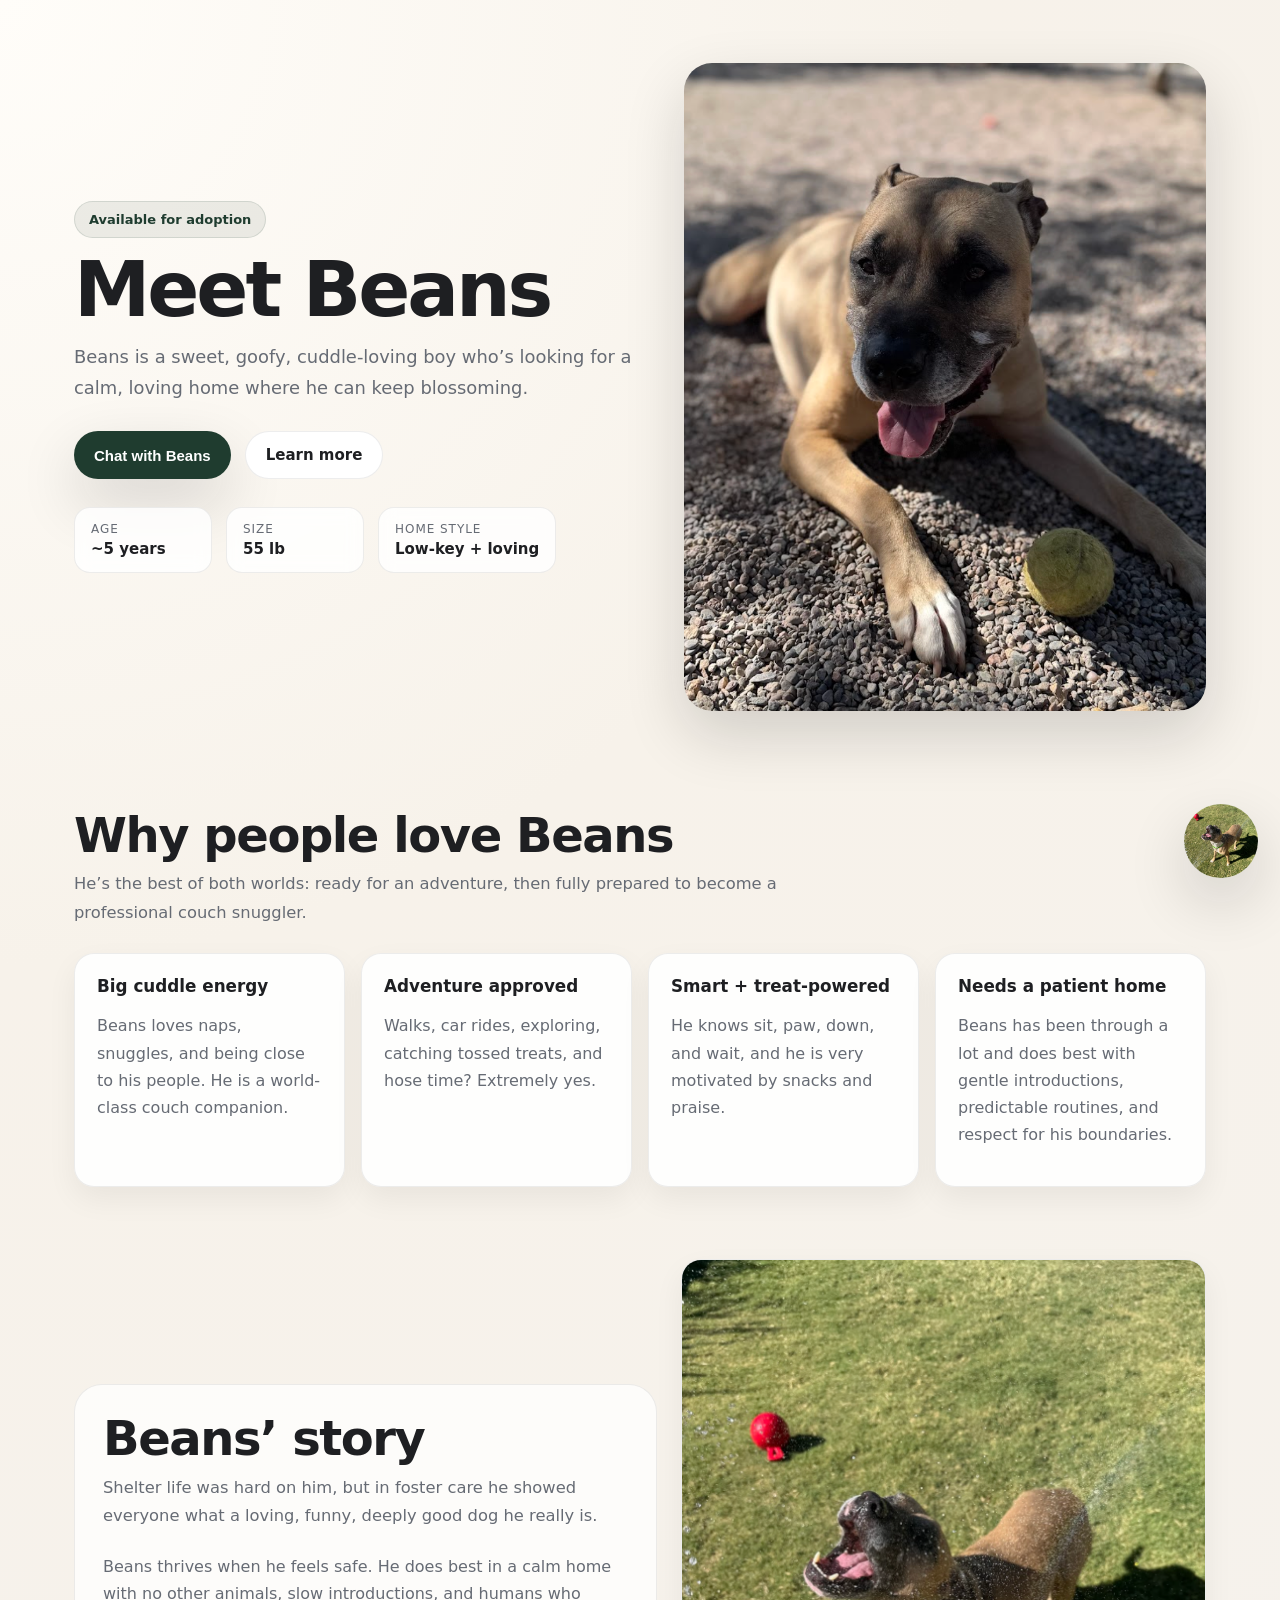
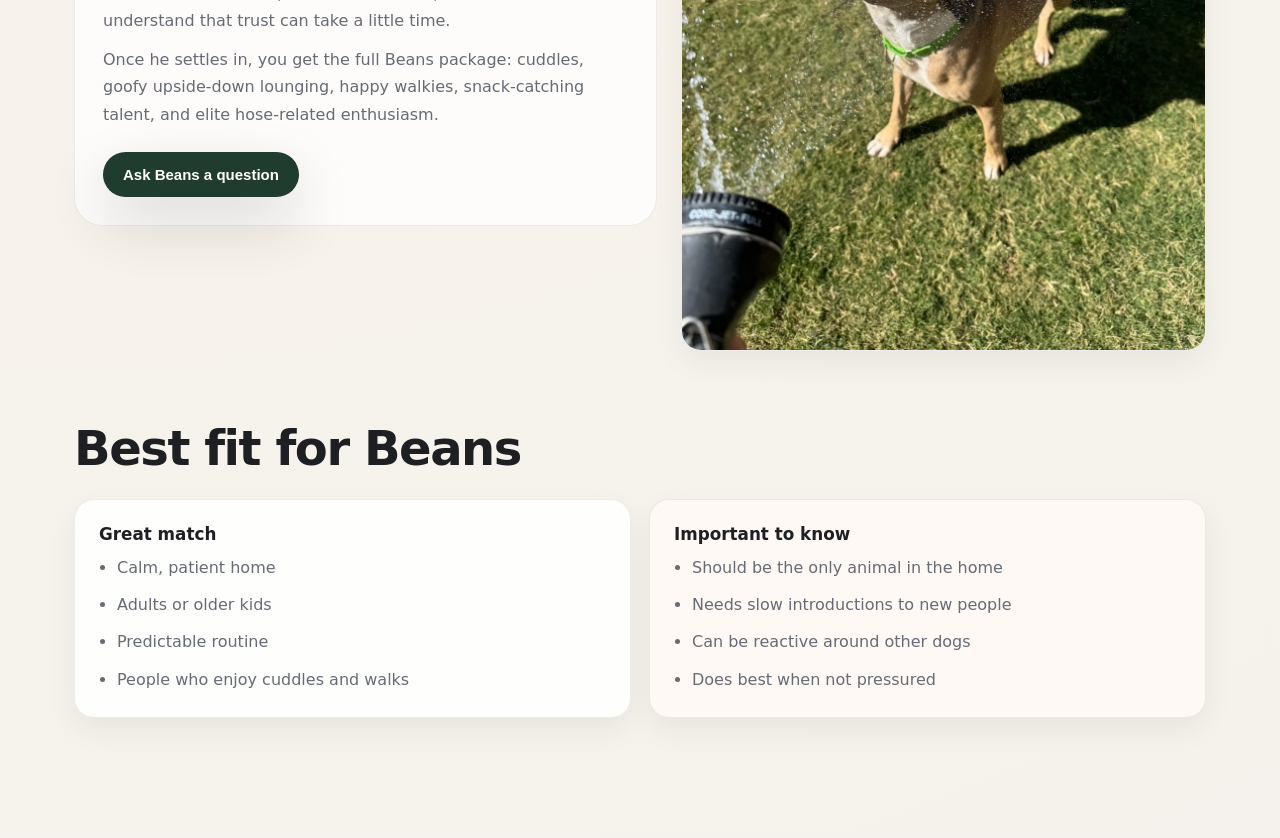
<file: test_embed.html>
<!DOCTYPE html>
<html lang="en">
<head>
  <meta charset="UTF-8" />
  <meta name="viewport" content="width=device-width, initial-scale=1.0" />
  <title>Adopt Beans</title>
  <link rel="stylesheet" href="styles.css" />
</head>
<body>
  <main class="page">
    <section class="hero">
      <div class="hero-copy">
        <div class="pill">Available for adoption</div>
        <h1>Meet Beans</h1>
        <p class="hero-text">
          Beans is a sweet, goofy, cuddle-loving boy who’s looking for a calm,
          loving home where he can keep blossoming.
        </p>

        <div class="hero-actions">
          <button class="primary-btn" id="openChatButton">Chat with Beans</button>
          <a class="secondary-btn" href="#about">Learn more</a>
        </div>

        <div class="quick-facts">
          <div class="fact-card">
            <div class="fact-label">Age</div>
            <div class="fact-value">~5 years</div>
          </div>
          <div class="fact-card">
            <div class="fact-label">Size</div>
            <div class="fact-value">55 lb</div>
          </div>
          <div class="fact-card">
            <div class="fact-label">Home style</div>
            <div class="fact-value">Low-key + loving</div>
          </div>
        </div>
      </div>

      <div class="hero-media">
        <img src="beansball.png" alt="Beans lying down with a tennis ball" class="hero-image" />
      </div>
    </section>

    <section class="section" id="about">
      <div class="section-header">
        <h2>Why people love Beans</h2>
        <p>
          He’s the best of both worlds: ready for an adventure, then fully prepared
          to become a professional couch snuggler.
        </p>
      </div>

      <div class="feature-grid">
        <article class="feature-card">
          <h3>Big cuddle energy</h3>
          <p>
            Beans loves naps, snuggles, and being close to his people. He is a
            world-class couch companion.
          </p>
        </article>

        <article class="feature-card">
          <h3>Adventure approved</h3>
          <p>
            Walks, car rides, exploring, catching tossed treats, and hose time?
            Extremely yes.
          </p>
        </article>

        <article class="feature-card">
          <h3>Smart + treat-powered</h3>
          <p>
            He knows sit, paw, down, and wait, and he is very motivated by snacks
            and praise.
          </p>
        </article>

        <article class="feature-card">
          <h3>Needs a patient home</h3>
          <p>
            Beans has been through a lot and does best with gentle introductions,
            predictable routines, and respect for his boundaries.
          </p>
        </article>
      </div>
    </section>

    <section class="section story-section">
      <div class="story-copy">
        <div class="section-header left">
          <h2>Beans’ story</h2>
          <p>
            Shelter life was hard on him, but in foster care he showed everyone
            what a loving, funny, deeply good dog he really is.
          </p>
        </div>

        <div class="story-body">
          <p>
            Beans thrives when he feels safe. He does best in a calm home with no
            other animals, slow introductions, and humans who understand that
            trust can take a little time.
          </p>
          <p>
            Once he settles in, you get the full Beans package: cuddles, goofy
            upside-down lounging, happy walkies, snack-catching talent, and elite
            hose-related enthusiasm.
          </p>
        </div>

        <button class="primary-btn" id="openChatButton2">Ask Beans a question</button>
      </div>

      <div class="story-media-card">
        <img src="beanswater.png" alt="Beans playing in water" class="story-image" />
      </div>
    </section>

    <section class="section fit-section">
      <div class="section-header">
        <h2>Best fit for Beans</h2>
      </div>

      <div class="fit-grid">
        <div class="fit-box">
          <h3>Great match</h3>
          <ul>
            <li>Calm, patient home</li>
            <li>Adults or older kids</li>
            <li>Predictable routine</li>
            <li>People who enjoy cuddles and walks</li>
          </ul>
        </div>

        <div class="fit-box caution">
          <h3>Important to know</h3>
          <ul>
            <li>Should be the only animal in the home</li>
            <li>Needs slow introductions to new people</li>
            <li>Can be reactive around other dogs</li>
            <li>Does best when not pressured</li>
          </ul>
        </div>
      </div>
    </section>
  </main>

  <div class="chat-panel" id="chatPanel" aria-hidden="true">
    <div class="chat-header">
      <div class="chat-header-left">
        <img src="beanswater.png" alt="Beans avatar" class="avatar" />
        <div>
          <div class="title">Chat with Beans</div>
          <div class="subtitle">Ask about his routine, likes, and ideal home</div>
        </div>
      </div>
      <button class="close-btn" id="closeChatButton" aria-label="Close chat">×</button>
    </div>

    <div class="chat-frame-wrap">
      <iframe
        class="chat-frame"
        src="http://127.0.0.1:7860"
        title="Beans chat"
      ></iframe>
    </div>
  </div>

  <button class="chat-launcher" id="launcher" aria-label="Open chat">
    <img src="beanswater.png" alt="" class="launcher-avatar" />
  </button>

  <script src="app.js"></script>
</body>
</html>
</file>
<file: styles.css>
:root {
  --bg: #f6f3ee;
  --bg-soft: #fbfaf7;
  --card: #ffffff;
  --text: #1e1f22;
  --muted: #666b74;
  --line: rgba(30, 31, 34, 0.08);
  --accent: #1f3c2f;
  --accent-2: #d98f5f;
  --shadow: 0 24px 60px rgba(20, 20, 20, 0.16);
  --radius-xl: 28px;
  --radius-lg: 20px;
  --radius-md: 16px;
}

* {
  box-sizing: border-box;
}

html {
  scroll-behavior: smooth;
}

body {
  margin: 0;
  font-family: Inter, ui-sans-serif, system-ui, -apple-system, BlinkMacSystemFont, "Segoe UI", sans-serif;
  background:
    radial-gradient(circle at top left, #fffdf9 0%, #f7f2ea 35%, #f5f2ed 100%);
  color: var(--text);
}

img {
  max-width: 100%;
  display: block;
}

.page {
  max-width: 1180px;
  margin: 0 auto;
  padding: 36px 24px 120px;
}

.hero {
  display: grid;
  grid-template-columns: 1.05fr 0.95fr;
  gap: 32px;
  align-items: center;
  min-height: 78vh;
}

.pill {
  display: inline-flex;
  align-items: center;
  gap: 8px;
  background: rgba(31, 60, 47, 0.08);
  color: var(--accent);
  border: 1px solid rgba(31, 60, 47, 0.12);
  border-radius: 999px;
  padding: 10px 14px;
  font-size: 13px;
  font-weight: 700;
  margin-bottom: 16px;
}

h1 {
  margin: 0 0 14px;
  font-size: clamp(3rem, 6vw, 5.5rem);
  line-height: 0.95;
  letter-spacing: -0.04em;
}

.hero-text {
  margin: 0;
  max-width: 580px;
  font-size: 1.12rem;
  line-height: 1.75;
  color: var(--muted);
}

.hero-actions {
  display: flex;
  gap: 14px;
  margin-top: 28px;
  flex-wrap: wrap;
}

.primary-btn,
.secondary-btn {
  appearance: none;
  border: none;
  border-radius: 999px;
  padding: 14px 20px;
  font-size: 15px;
  font-weight: 700;
  cursor: pointer;
  text-decoration: none;
  transition: transform 0.14s ease, opacity 0.14s ease;
}

.primary-btn {
  background: var(--accent);
  color: white;
  box-shadow: var(--shadow);
}

.secondary-btn {
  background: white;
  color: var(--text);
  border: 1px solid var(--line);
}

.primary-btn:hover,
.secondary-btn:hover,
.chat-launcher:hover,
.close-btn:hover {
  transform: translateY(-1px);
}

.quick-facts {
  display: flex;
  gap: 14px;
  flex-wrap: wrap;
  margin-top: 28px;
}

.fact-card {
  background: rgba(255,255,255,0.82);
  backdrop-filter: blur(8px);
  border: 1px solid var(--line);
  border-radius: var(--radius-md);
  padding: 14px 16px;
  min-width: 138px;
}

.fact-label {
  font-size: 12px;
  color: var(--muted);
  margin-bottom: 4px;
  text-transform: uppercase;
  letter-spacing: 0.08em;
}

.fact-value {
  font-size: 15px;
  font-weight: 700;
}

.hero-media {
  position: relative;
}

.hero-image {
  width: 100%;
  height: min(72vh, 720px);
  object-fit: cover;
  border-radius: var(--radius-xl);
  box-shadow: var(--shadow);
}

.section {
  margin-top: 72px;
}

.section-header {
  max-width: 720px;
  margin-bottom: 26px;
}

.section-header.left {
  margin-bottom: 22px;
}

.section-header h2 {
  margin: 0 0 10px;
  font-size: clamp(2rem, 4vw, 3rem);
  line-height: 1.05;
  letter-spacing: -0.03em;
}

.section-header p {
  margin: 0;
  color: var(--muted);
  line-height: 1.75;
  font-size: 1.02rem;
}

.feature-grid {
  display: grid;
  grid-template-columns: repeat(4, 1fr);
  gap: 16px;
}

.feature-card,
.fit-box,
.story-media-card {
  background: rgba(255,255,255,0.88);
  border: 1px solid var(--line);
  border-radius: var(--radius-lg);
  box-shadow: 0 12px 30px rgba(20,20,20,0.06);
}

.feature-card {
  padding: 22px;
}

.feature-card h3,
.fit-box h3 {
  margin: 0 0 10px;
  font-size: 1.05rem;
}

.feature-card p,
.fit-box li,
.story-body p {
  color: var(--muted);
  line-height: 1.7;
}

.story-section {
  display: grid;
  grid-template-columns: 1fr 0.9fr;
  gap: 24px;
  align-items: center;
}

.story-copy {
  background: rgba(255,255,255,0.72);
  border: 1px solid var(--line);
  border-radius: var(--radius-xl);
  padding: 28px;
}

.story-body {
  display: grid;
  gap: 12px;
  margin-bottom: 24px;
}

.story-body p {
  margin: 0;
}

.story-media-card {
  overflow: hidden;
}

.story-image {
  width: 100%;
  height: 100%;
  min-height: 420px;
  object-fit: cover;
}

.fit-grid {
  display: grid;
  grid-template-columns: 1fr 1fr;
  gap: 18px;
}

.fit-box {
  padding: 24px;
}

.fit-box ul {
  margin: 0;
  padding-left: 18px;
}

.fit-box li + li {
  margin-top: 10px;
}

.fit-box.caution {
  background: #fff9f5;
}

.chat-launcher {
  position: fixed;
  right: 22px;
  bottom: 22px;
  width: 74px;
  height: 74px;
  border: none;
  border-radius: 50%;
  padding: 0;
  overflow: hidden;
  background: white;
  box-shadow: var(--shadow);
  cursor: pointer;
  z-index: 1001;
}

.launcher-avatar {
  width: 100%;
  height: 100%;
  object-fit: cover;
}

.chat-panel {
  position: fixed;
  right: 22px;
  bottom: 110px;
  width: min(430px, calc(100vw - 24px));
  height: min(760px, calc(100vh - 140px));
  background: var(--card);
  border-radius: 24px;
  box-shadow: var(--shadow);
  overflow: hidden;
  display: none;
  flex-direction: column;
  z-index: 1000;
  border: 1px solid var(--line);
}

.chat-panel.open {
  display: flex;
}

.chat-header {
  display: flex;
  align-items: center;
  justify-content: space-between;
  gap: 12px;
  padding: 14px 16px;
  border-bottom: 1px solid var(--line);
  background: rgba(255,255,255,0.92);
  backdrop-filter: blur(8px);
}

.chat-header-left {
  display: flex;
  align-items: center;
  gap: 12px;
  min-width: 0;
}

.avatar {
  width: 44px;
  height: 44px;
  border-radius: 50%;
  object-fit: cover;
  flex-shrink: 0;
}

.title {
  font-size: 15px;
  font-weight: 700;
}

.subtitle {
  font-size: 13px;
  color: var(--muted);
  margin-top: 2px;
}

.close-btn {
  border: none;
  background: transparent;
  color: var(--muted);
  font-size: 24px;
  line-height: 1;
  cursor: pointer;
}

.chat-frame-wrap {
  flex: 1;
  background: white;
}

.chat-frame {
  width: 100%;
  height: 100%;
  border: 0;
  display: block;
}

@media (max-width: 980px) {
  .hero,
  .story-section,
  .fit-grid,
  .feature-grid {
    grid-template-columns: 1fr;
  }

  .hero {
    min-height: auto;
    padding-top: 24px;
  }

  .hero-image {
    height: auto;
    max-height: 520px;
  }
}

@media (max-width: 640px) {
  .page {
    padding: 20px 16px 110px;
  }

  h1 {
    font-size: 2.8rem;
  }

  .chat-panel {
    right: 12px;
    bottom: 96px;
    width: calc(100vw - 24px);
    height: calc(100vh - 118px);
    border-radius: 20px;
  }

  .chat-launcher {
    right: 12px;
    bottom: 12px;
    width: 66px;
    height: 66px;
  }

  .story-copy,
  .feature-card,
  .fit-box {
    padding: 20px;
  }
}
</file>
